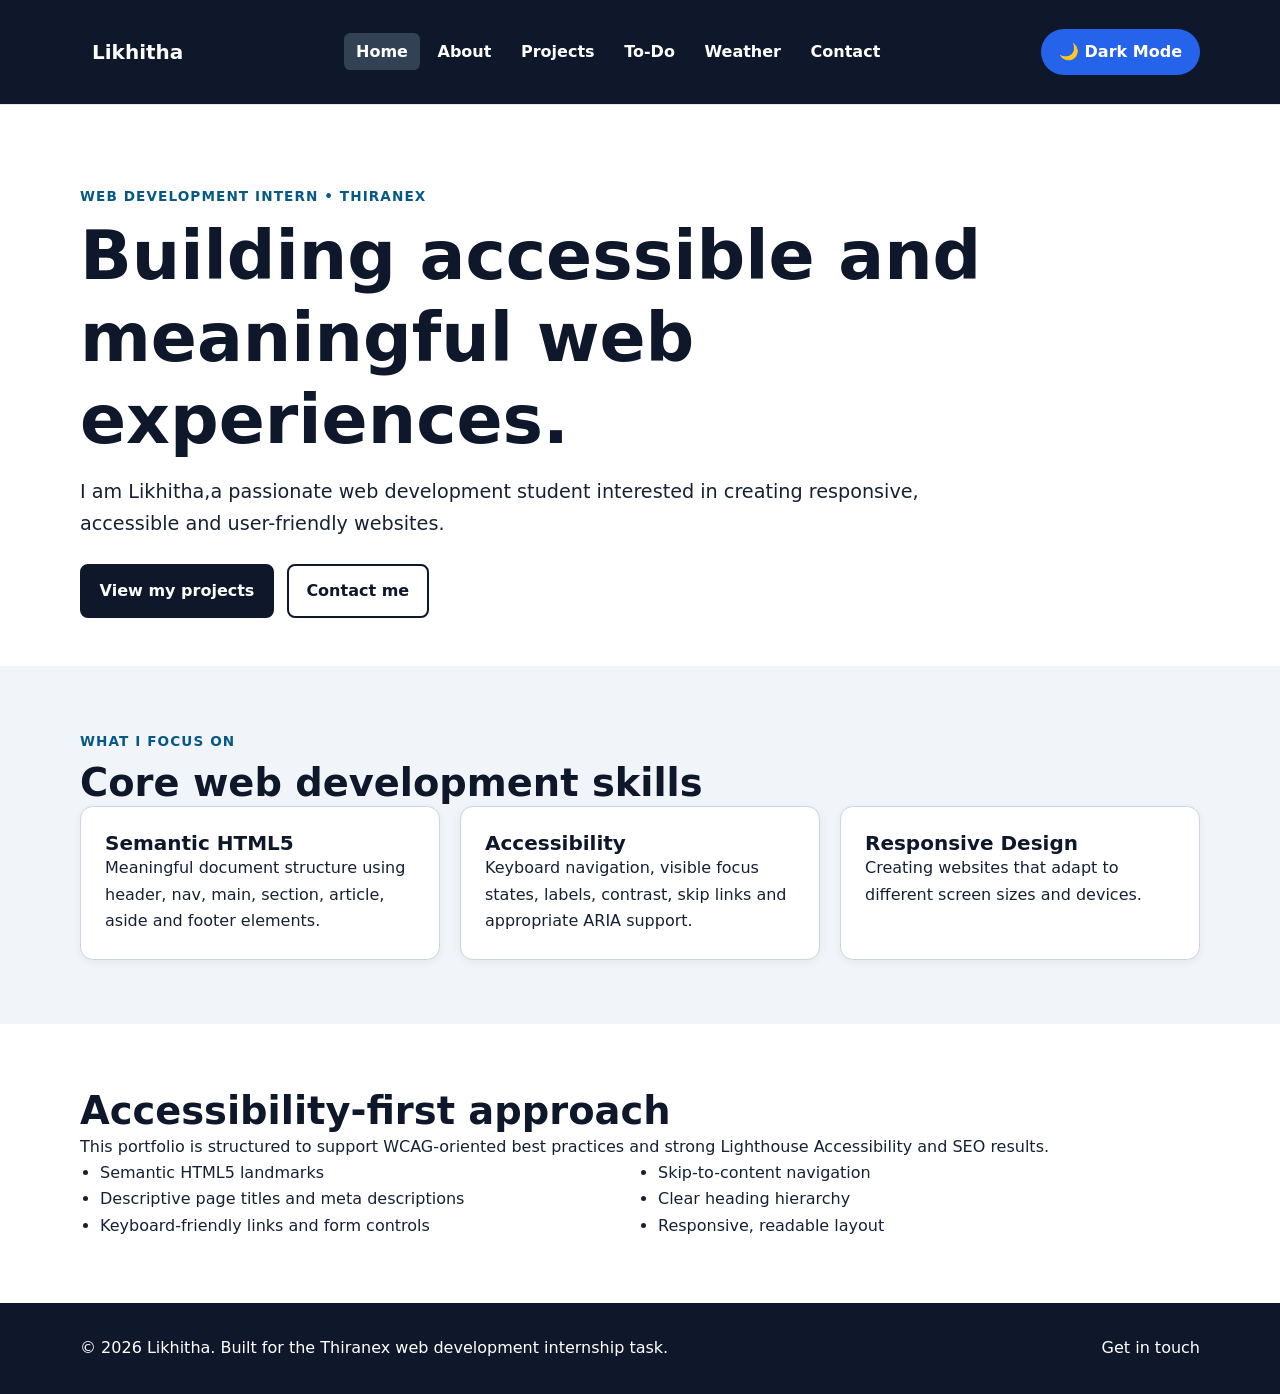
<file: index.html>
<!doctype html>
<html lang="en">
<head>
  <meta charset="utf-8">
  <meta name="viewport" content="width=device-width, initial-scale=1">
  <meta name="description" content="Likhitha's accessible web development portfolio showcasing semantic HTML5, responsive design, and accessible web projects.">
  <meta name="author" content="Likhitha">
  <meta name="robots" content="index, follow">
  <meta name="theme-color" content="#0f172a">
  <meta property="og:title" content="Likhitha | Web Developer Portfolio">
  <meta property="og:description" content="Accessible, semantic and responsive web development portfolio.">
  <meta property="og:type" content="website">
  <title>Likhitha | Web Developer Portfolio</title>
  <link rel="stylesheet" href="assets/css/style.css">
</head>
<body>
<a class="skip-link" href="#main-content">Skip to main content</a>
<header class="site-header">
  <nav class="container nav" aria-label="Primary navigation">
    <a class="logo" href="index.html" aria-label="Likhitha home">Likhitha</a>
    <ul class="nav-list">
      <li><a href="index.html" aria-current="page">Home</a></li>
<li><a href="about.html">About</a></li>
<li><a href="projects.html">Projects</a></li>
<li><a href="todo.html">To-Do</a></li>
<li><a href="weather.html">Weather</a></li>
<li><a href="contact.html">Contact</a></li>
</ul>

<button
    type="button"
    id="theme-toggle"
    aria-label="Switch to dark mode"
    aria-pressed="false">
    🌙 Dark Mode
</button>

</nav>
</header>

<main id="main-content">
  <section class="hero container" aria-labelledby="hero-title">
    <p class="eyebrow">Web Development Intern • Thiranex</p>
    <h1 id="hero-title">Building accessible and meaningful web experiences.</h1>
    <p class="lead">I am Likhitha,a passionate web development student interested in creating responsive, accessible and user-friendly websites.</p>
    <div class="actions">
      <a class="button" href="projects.html">View my projects</a>
      <a class="button button-secondary" href="contact.html">Contact me</a>
    </div>
  </section>

  <section class="section section-alt" aria-labelledby="skills-title">
    <div class="container">
      <p class="eyebrow">What I focus on</p>
      <h2 id="skills-title">Core web development skills</h2>
      <div class="card-grid">
        <article class="card">
          <h3>Semantic HTML5</h3>
          <p>Meaningful document structure using header, nav, main, section, article, aside and footer elements.</p>
        </article>
        <article class="card">
          <h3>Accessibility</h3>
          <p>Keyboard navigation, visible focus states, labels, contrast, skip links and appropriate ARIA support.</p>
        </article>
        <article class="card">
  <h3>Responsive Design</h3>
  <p>Creating websites that adapt to different screen sizes and devices.</p>
</article>
      </div>
    </div>
  </section>

  <section class="section container" aria-labelledby="standards-title">
    <h2 id="standards-title">Accessibility-first approach</h2>
    <p>This portfolio is structured to support WCAG-oriented best practices and strong Lighthouse Accessibility and SEO results.</p>
    <ul class="check-list">
      <li>Semantic HTML5 landmarks</li>
      <li>Descriptive page titles and meta descriptions</li>
      <li>Keyboard-friendly links and form controls</li>
      <li>Skip-to-content navigation</li>
      <li>Clear heading hierarchy</li>
      <li>Responsive, readable layout</li>
    </ul>
  </section>
</main>

<footer class="site-footer">
  <div class="container footer-content">
    <p>&copy; 2026 Likhitha. Built for the Thiranex web development internship task.</p>
    <a href="contact.html">Get in touch</a>
  </div>
</footer>
<script src="assets/js/script.js"></script>
</body>
</html>
</file>
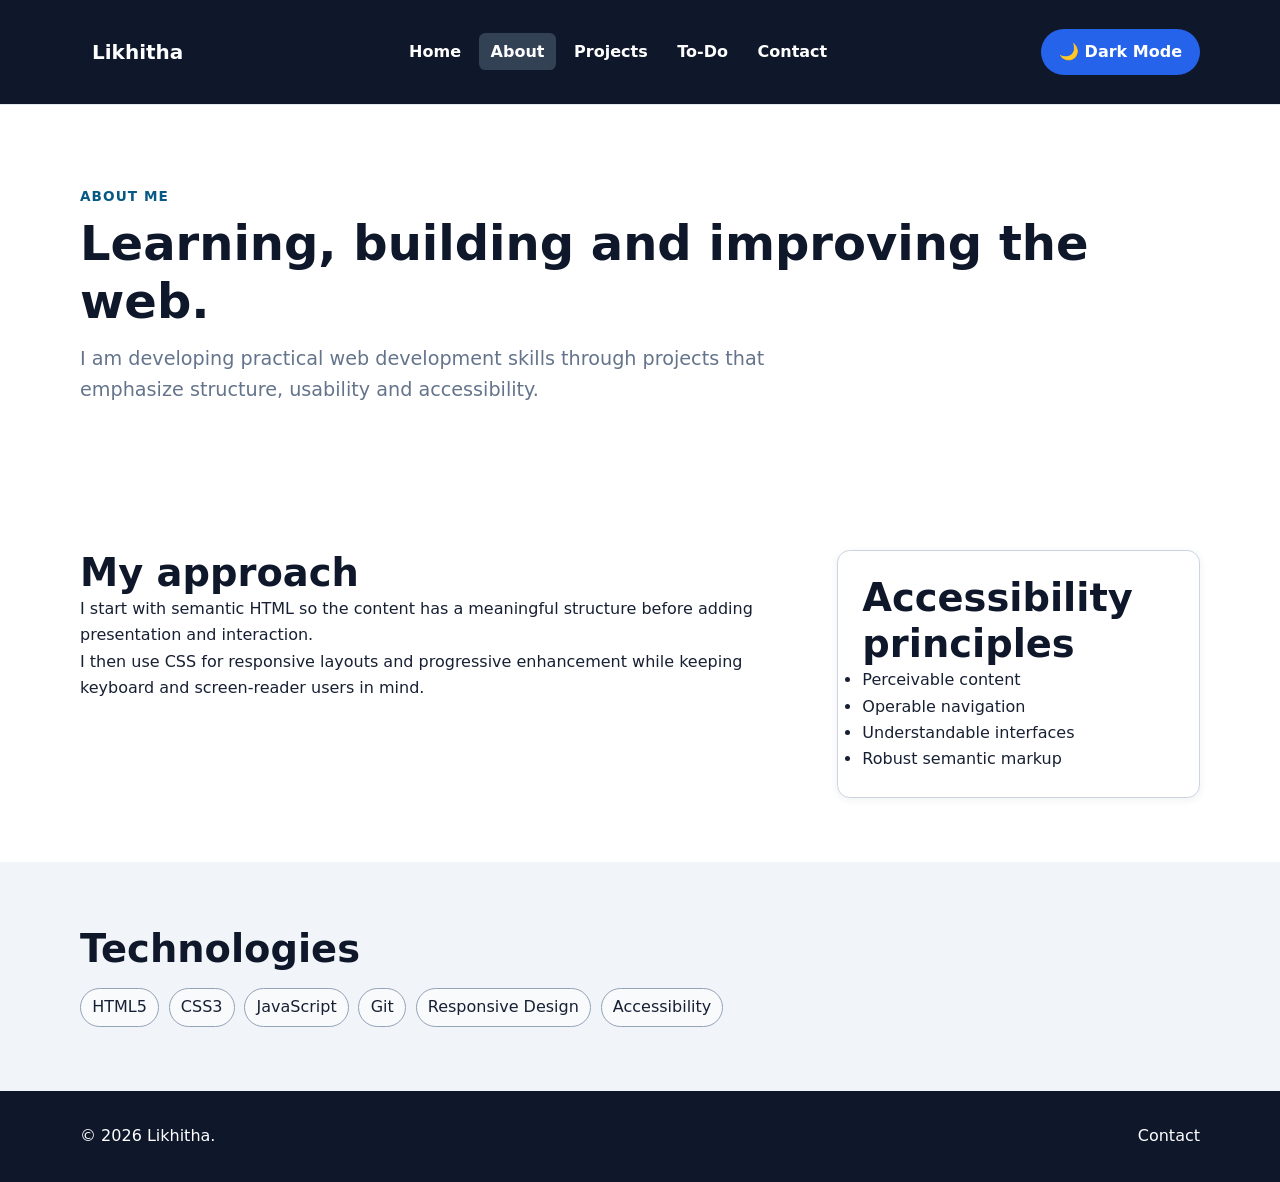
<file: about.html>
<!doctype html>
<html lang="en">
<head>
  <meta charset="utf-8">
  <meta name="viewport" content="width=device-width, initial-scale=1">
  <meta name="description" content="Learn about Likhitha's web development interests, accessibility approach, and technical skills.">
  <meta name="author" content="Likhitha">
  <meta name="robots" content="index, follow">
  <meta name="theme-color" content="#0f172a">
  <title>About Likhitha | Web Developer Portfolio</title>
  <link rel="stylesheet" href="assets/css/style.css">
</head>
<body>
<a class="skip-link" href="#main-content">Skip to main content</a>
<header class="site-header">
  <nav class="container nav" aria-label="Primary navigation">
    <a class="logo" href="index.html">Likhitha</a>
    <ul class="nav-list">
      <li><a href="index.html">Home</a></li>
      <li><a href="about.html" aria-current="page">About</a></li>
      <li><a href="projects.html">Projects</a></li>
      <li><a href="todo.html">To-Do</a></li>
      <li><a href="contact.html">Contact</a></li>
    </ul>
    <button
    type="button"
    id="theme-toggle"
    aria-label="Switch to dark mode"
    aria-pressed="false">
    🌙 Dark Mode
</button>
  </nav>
</header>

<main id="main-content">
  <section class="page-header container" aria-labelledby="page-title">
    <p class="eyebrow">About me</p>
    <h1 id="page-title">Learning, building and improving the web.</h1>
    <p class="lead">I am developing practical web development skills through projects that emphasize structure, usability and accessibility.</p>
  </section>

  <section class="section container two-column" aria-labelledby="journey-title">
    <div>
      <h2 id="journey-title">My approach</h2>
      <p>I start with semantic HTML so the content has a meaningful structure before adding presentation and interaction.</p>
      <p>I then use CSS for responsive layouts and progressive enhancement while keeping keyboard and screen-reader users in mind.</p>
    </div>
    <aside class="card" aria-labelledby="principles-title">
      <h2 id="principles-title">Accessibility principles</h2>
      <ul>
        <li>Perceivable content</li>
        <li>Operable navigation</li>
        <li>Understandable interfaces</li>
        <li>Robust semantic markup</li>
      </ul>
    </aside>
  </section>

  <section class="section section-alt" aria-labelledby="tech-title">
    <div class="container">
      <h2 id="tech-title">Technologies</h2>
      <div class="tag-list" aria-label="Technologies used">
        <span>HTML5</span><span>CSS3</span><span>JavaScript</span><span>Git</span><span>Responsive Design</span><span>Accessibility</span>
      </div>
    </div>
  </section>
</main>

<footer class="site-footer">
  <div class="container footer-content">
    <p>&copy; 2026 Likhitha.</p>
    <a href="contact.html">Contact</a>
  </div>
</footer>
<script src="assets/js/script.js"></script>
</body>
</html>
</file>
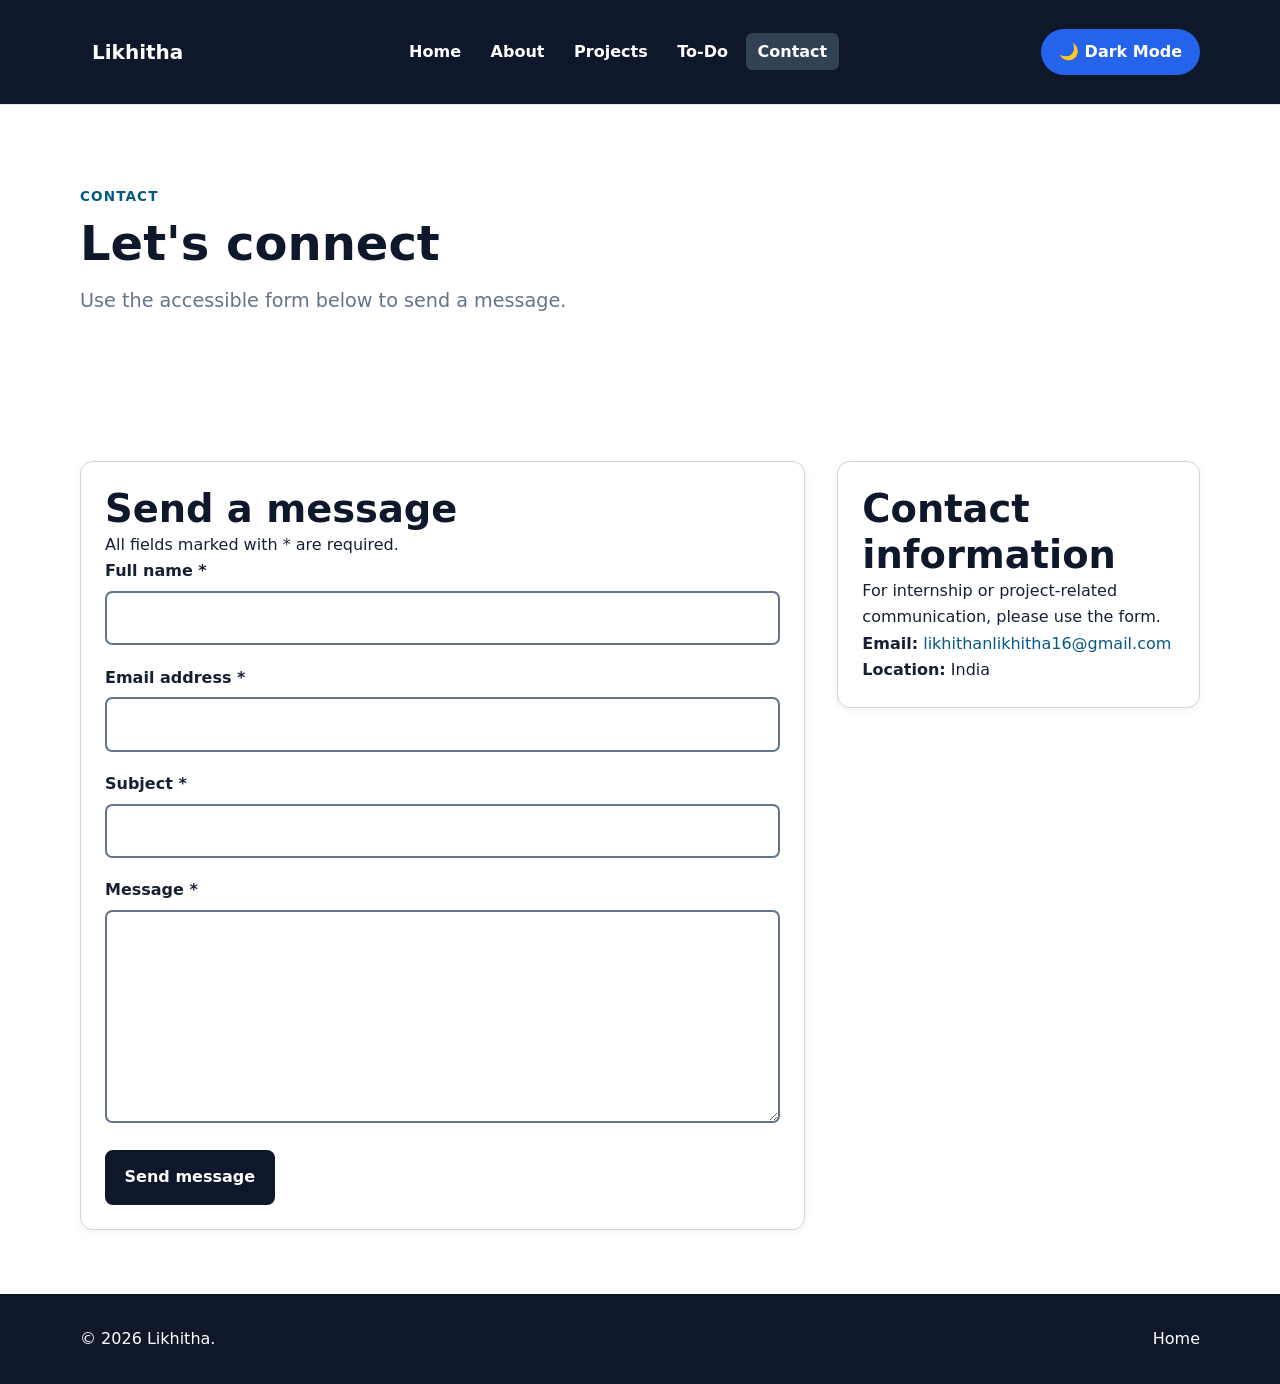
<file: contact.html>
<!doctype html>
<html lang="en">
<head>
  <meta charset="utf-8">
  <meta name="viewport" content="width=device-width, initial-scale=1">
  <meta name="description" content="Contact Likhitha about web development, projects and collaboration.">
  <meta name="author" content="Likhitha">
  <meta name="robots" content="index, follow">
  <meta name="theme-color" content="#0f172a">
  <title>Contact Likhitha | Web Developer Portfolio</title>
  <link rel="stylesheet" href="assets/css/style.css">
</head>
<body>
<a class="skip-link" href="#main-content">Skip to main content</a>
<header class="site-header">
  <nav class="container nav" aria-label="Primary navigation">
    <a class="logo" href="index.html">Likhitha</a>
    <ul class="nav-list">
      <li><a href="index.html">Home</a></li>
      <li><a href="about.html">About</a></li>
      <li><a href="projects.html">Projects</a></li>
      <li><a href="todo.html">To-Do</a></li>
      <li><a href="contact.html" aria-current="page">Contact</a></li>
    </ul>
    <button
    type="button"
    id="theme-toggle"
    aria-label="Switch to dark mode"
    aria-pressed="false">
    🌙 Dark Mode
</button>
  </nav>
</header>

<main id="main-content">
  <section class="page-header container" aria-labelledby="page-title">
    <p class="eyebrow">Contact</p>
    <h1 id="page-title">Let's connect</h1>
    <p class="lead">Use the accessible form below to send a message.</p>
  </section>

  <section class="section container contact-layout" aria-labelledby="form-title">
    <div class="card">
      <h2 id="form-title">Send a message</h2>
      <p id="form-help">All fields marked with <span aria-hidden="true">*</span> are required.</p>
      <form action="https://formsubmit.co/" method="POST">
        <div class="form-group">
          <label for="name">Full name <span aria-hidden="true">*</span></label>
          <input id="name" name="name" type="text" autocomplete="name" required aria-required="true">
        </div>
        <div class="form-group">
          <label for="email">Email address <span aria-hidden="true">*</span></label>
          <input id="email" name="email" type="email" autocomplete="email" inputmode="email" required aria-required="true">
        </div>
        <div class="form-group">
          <label for="subject">Subject <span aria-hidden="true">*</span></label>
          <input id="subject" name="subject" type="text" required aria-required="true">
        </div>
        <div class="form-group">
          <label for="message">Message <span aria-hidden="true">*</span></label>
          <textarea id="message" name="message" rows="7" required aria-required="true"></textarea>
        </div>
        <button class="button" type="submit">Send message</button>
      </form>
    </div>
    <aside class="card" aria-labelledby="contact-info-title">
      <h2 id="contact-info-title">Contact information</h2>
      <p>For internship or project-related communication, please use the form.</p>
      <p><strong>Email:</strong> <a href="mailto:likhithanlikhitha16@gmail.com">likhithanlikhitha16@gmail.com</a></p>
      <p><strong>Location:</strong> India</p>
    </aside>
  </section>
</main>

<footer class="site-footer">
  <div class="container footer-content">
    <p>&copy; 2026 Likhitha.</p>
    <a href="index.html">Home</a>
  </div>
</footer>
<script src="assets/js/script.js"></script>
</body>
</html>
</file>
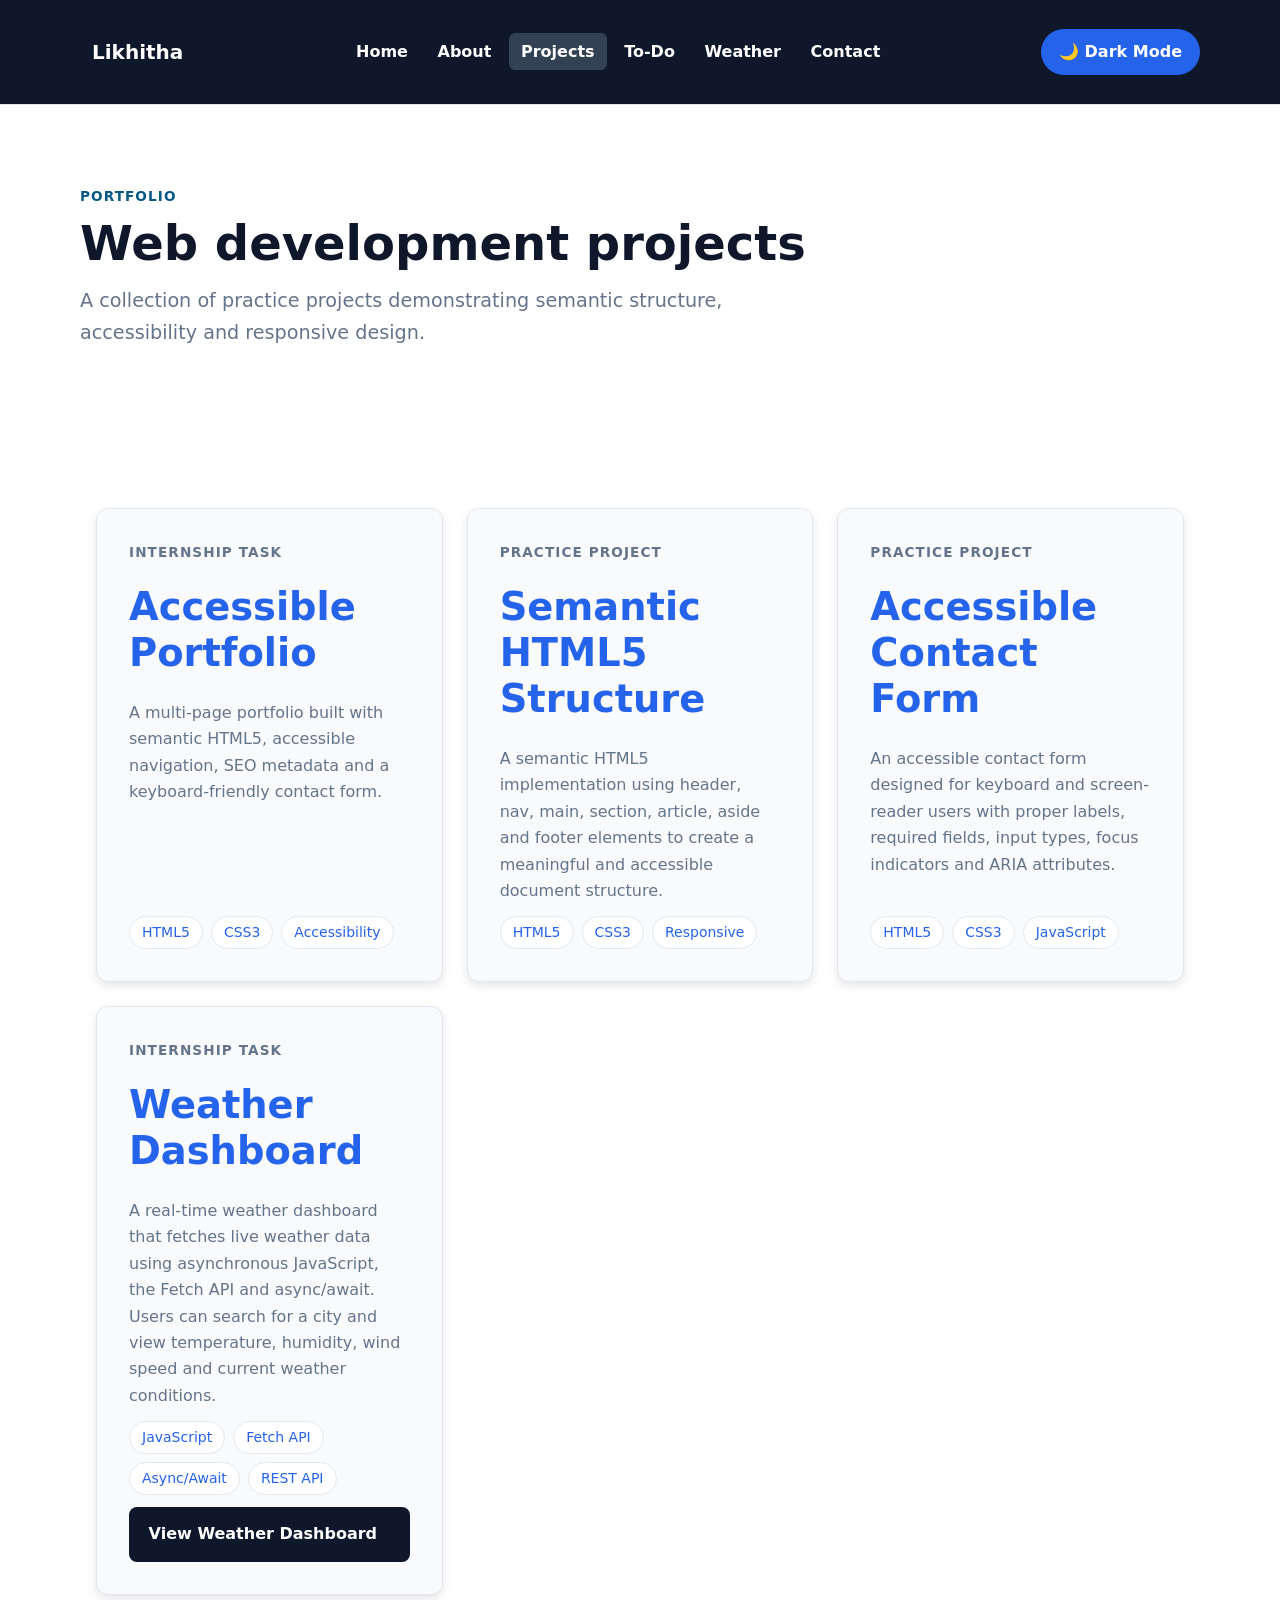
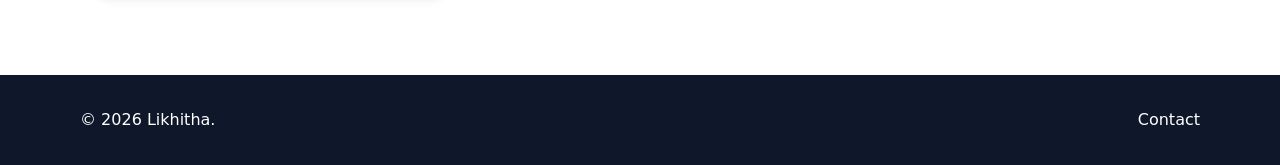
<file: projects.html>
<!doctype html>
<html lang="en">
<head>
  <meta charset="utf-8">
  <meta name="viewport" content="width=device-width, initial-scale=1">
  <meta name="description" content="Selected web development projects by Likhitha, including accessible semantic HTML5 work.">
  <meta name="author" content="Likhitha">
  <meta name="robots" content="index, follow">
  <meta name="theme-color" content="#0f172a">
  <title>Projects | Likhitha Web Developer Portfolio</title>
  <link rel="stylesheet" href="assets/css/style.css">
</head>
<body>
<a class="skip-link" href="#main-content">Skip to main content</a>
<header class="site-header">
  <nav class="container nav" aria-label="Primary navigation">
    <a class="logo" href="index.html">Likhitha</a>
    <ul class="nav-list">
      <li><a href="index.html">Home</a></li>
      <li><a href="about.html">About</a></li>
      <li><a href="projects.html" aria-current="page">Projects</a></li>
      <li><a href="todo.html">To-Do</a></li>
      <li><a href="weather.html">Weather</a></li>
      <li><a href="contact.html">Contact</a></li>
    </ul>
    <button
    type="button"
    id="theme-toggle"
    aria-label="Switch to dark mode"
    aria-pressed="false">
    🌙 Dark Mode
</button>
  </nav>
</header>

<main id="main-content">
  <section class="page-header container" aria-labelledby="page-title">
    <p class="eyebrow">Portfolio</p>
    <h1 id="page-title">Web development projects</h1>
    <p class="lead">A collection of practice projects demonstrating semantic structure, accessibility and responsive design.</p>
  </section>

  <section class="section container" aria-labelledby="project-list-title">
    <h2 id="project-list-title" class="visually-hidden">Project list</h2>
    <div class="project-grid">
      <article class="project-card">
        <div class="project-content">
          <p class="eyebrow">Internship Task</p>
          <h2>Accessible Portfolio</h2>
          <p>A multi-page portfolio built with semantic HTML5, accessible navigation, SEO metadata and a keyboard-friendly contact form.</p>
          <ul class="tag-list compact" aria-label="Project technologies">
            <li>HTML5</li><li>CSS3</li><li>Accessibility</li>
          </ul>
        </div>
      </article>
      <article class="project-card">
        <div class="project-content">
          <p class="eyebrow">Practice Project</p>
          <h2>Semantic HTML5 Structure</h2>
          <p>A semantic HTML5 implementation using header, nav, main, section, article, aside and footer elements to create a meaningful and accessible document structure.</p>          <ul class="tag-list compact" aria-label="Project technologies">
            <li>HTML5</li><li>CSS3</li><li>Responsive</li>
          </ul>
        </div>
      </article>
      <article class="project-card">
        <div class="project-content">
          <p class="eyebrow">Practice Project</p>
          <h2>Accessible Contact Form </h2>
          <p>An accessible contact form designed for keyboard and screen-reader users with proper labels, required fields, input types, focus indicators and ARIA attributes.</p>
          <ul class="tag-list compact" aria-label="Project technologies">
            <li>HTML5</li><li>CSS3</li><li>JavaScript</li>
          </ul>
        </div>
      </article>
      <article class="project-card">
  <div class="project-content">
    <p class="eyebrow">Internship Task</p>

    <h2>Weather Dashboard</h2>

    <p>
      A real-time weather dashboard that fetches live weather data using
      asynchronous JavaScript, the Fetch API and async/await. Users can
      search for a city and view temperature, humidity, wind speed and
      current weather conditions.
    </p>

    <ul class="tag-list compact" aria-label="Project technologies">
      <li>JavaScript</li>
      <li>Fetch API</li>
      <li>Async/Await</li>
      <li>REST API</li>
    </ul>

    <a class="button" href="weather.html">
      View Weather Dashboard
    </a>
  </div>
</article>
    </div>
  </section>
</main>

<footer class="site-footer">
  <div class="container footer-content">
    <p>&copy; 2026 Likhitha.</p>
    <a href="contact.html">Contact</a>
  </div>
</footer>
<script src="assets/js/script.js"></script>
</body>

</html>
</file>
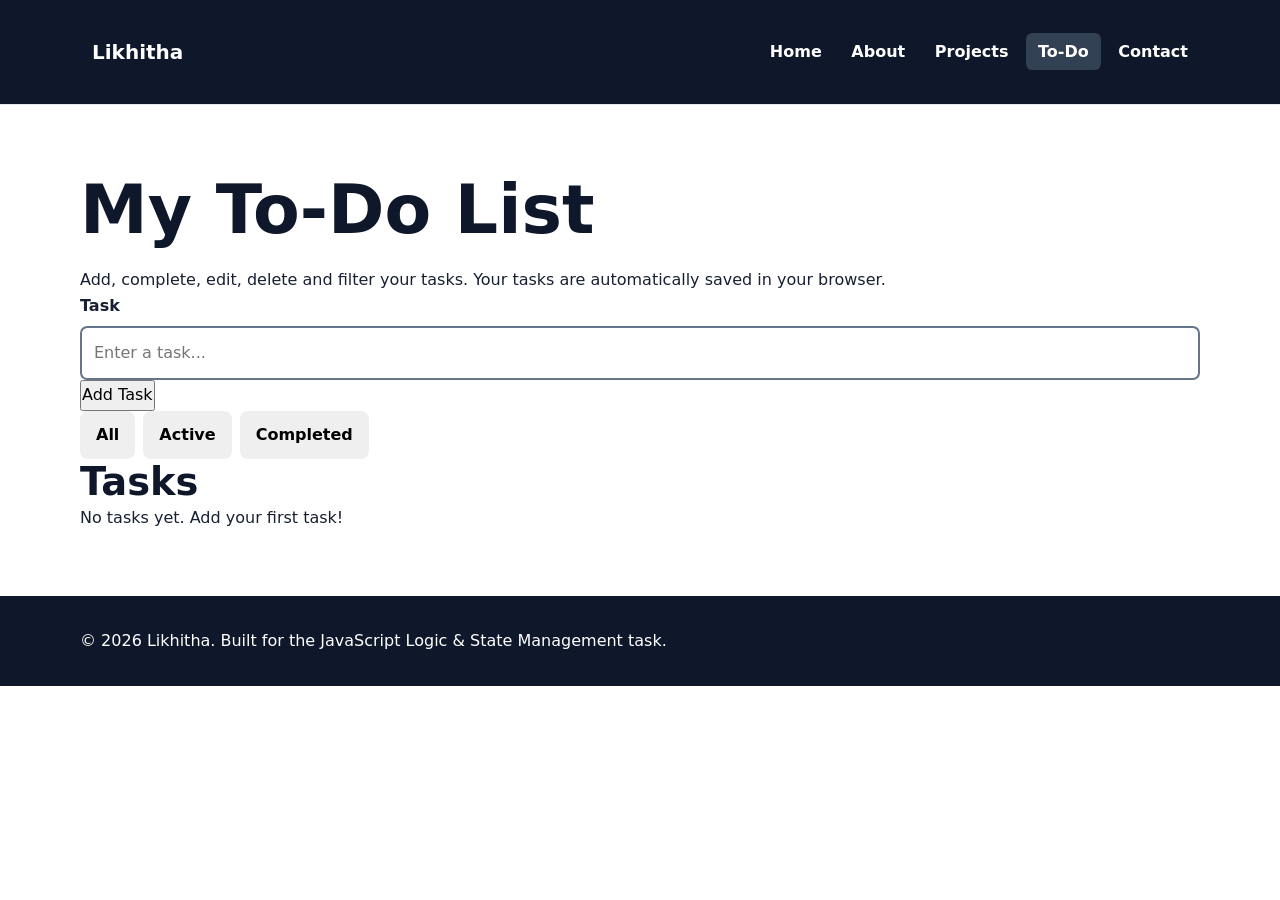
<file: todo.html>
<!DOCTYPE html>
<html lang="en">
<head>
    <meta charset="UTF-8">
    <meta name="viewport" content="width=device-width, initial-scale=1.0">

    <meta name="description" content="Interactive To-Do List application with CRUD operations and local storage.">

    <title>To-Do List | Likhitha</title>

    <link rel="stylesheet" href="assets/css/style.css">
</head>

<body>

    <header class="site-header">
        <div class="container">
            <nav class="nav" aria-label="Primary navigation">
                <a class="logo" href="index.html">Likhitha</a>

                <ul class="nav-list">
                    <li><a href="index.html">Home</a></li>
                    <li><a href="about.html">About</a></li>
                    <li><a href="projects.html">Projects</a></li>
                    <li><a href="todo.html" aria-current="page">To-Do</a></li>
                    <li><a href="contact.html">Contact</a></li>
                </ul>
            </nav>
        </div>
    </header>

    <main id="main-content">
        <section class="section container" aria-labelledby="todo-title">

            <h1 id="todo-title">My To-Do List</h1>

            <p>
                Add, complete, edit, delete and filter your tasks.
                Your tasks are automatically saved in your browser.
            </p>

            <!-- Add Task Form -->
            <form id="todo-form" aria-label="Add a new task">

                <label for="todo-input">Task</label>

                <input
                    type="text"
                    id="todo-input"
                    name="task"
                    placeholder="Enter a task..."
                    required
                    autocomplete="off"
                >

                <button type="submit" id="add-task">
                    Add Task
                </button>

            </form>

            <!-- Filters -->
            <div class="todo-filters" aria-label="Task filters">

                <button
                    type="button"
                    class="filter-btn active"
                    data-filter="all">
                    All
                </button>

                <button
                    type="button"
                    class="filter-btn"
                    data-filter="active">
                    Active
                </button>

                <button
                    type="button"
                    class="filter-btn"
                    data-filter="completed">
                    Completed
                </button>

            </div>

            <!-- Task List -->
            <section aria-labelledby="tasks-title">

                <h2 id="tasks-title">Tasks</h2>

                <ul
                    id="todo-list"
                    class="todo-list"
                    aria-live="polite">
                </ul>

                <p id="empty-message">
                    No tasks yet. Add your first task!
                </p>

            </section>

        </section>
    </main>

    <footer class="site-footer">
        <div class="container">
            <p>
                &copy; 2026 Likhitha. Built for the JavaScript Logic &amp;
                State Management task.
            </p>
        </div>
    </footer>

    <!-- JavaScript -->
    <script src="assets/js/script.js"></script>

</body>
</html>
</file>
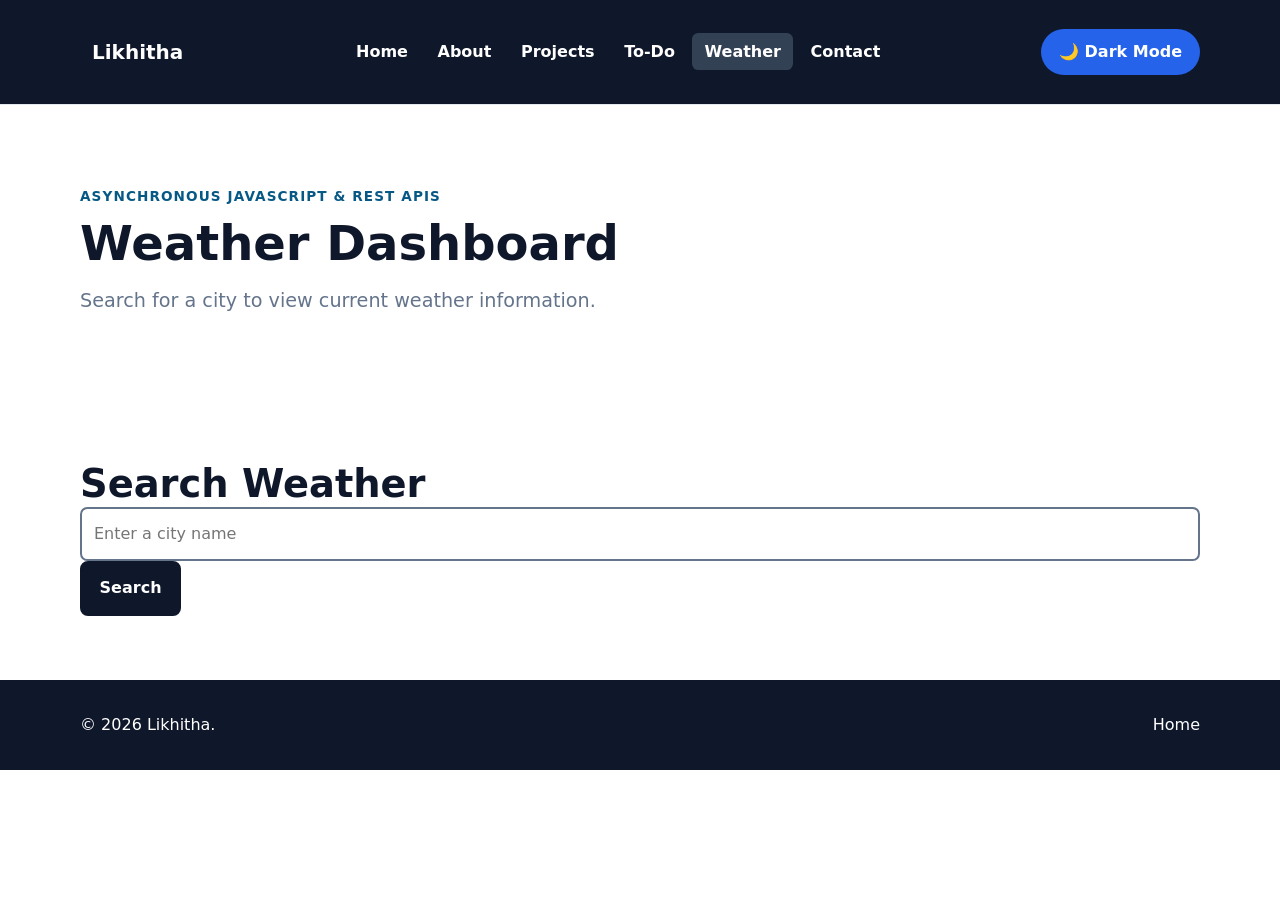
<file: weather.html>
<!DOCTYPE html>
<html lang="en">

<head>
    <meta charset="UTF-8">

    <meta name="viewport" content="width=device-width, initial-scale=1.0">

    <meta name="description"
        content="A real-time weather dashboard built using JavaScript, Fetch API and asynchronous programming.">

    <title>Weather Dashboard | Likhitha</title>

    <link rel="stylesheet" href="assets/css/style.css">
</head>

<body>

    <a class="skip-link" href="#main-content">
        Skip to main content
    </a>

    <!-- Header -->
    <header class="site-header">

        <nav class="container nav"
            aria-label="Primary navigation">

            <a class="logo"
                href="index.html">
                Likhitha
            </a>

            <ul class="nav-list">

                <li>
                    <a href="index.html">Home</a>
                </li>

                <li>
                    <a href="about.html">About</a>
                </li>

                <li>
                    <a href="projects.html">Projects</a>
                </li>

                <li>
                    <a href="todo.html">To-Do</a>
                </li>

                <li>
                    <a href="weather.html"
                        aria-current="page">
                        Weather
                    </a>
                </li>

                <li>
                    <a href="contact.html">Contact</a>
                </li>

            </ul>

            <button
                type="button"
                id="theme-toggle"
                aria-label="Switch to dark mode"
                aria-pressed="false">

                🌙 Dark Mode

            </button>

        </nav>

    </header>


    <!-- Main Content -->

    <main id="main-content">

        <section class="page-header container">

            <p class="eyebrow">
                Asynchronous JavaScript & REST APIs
            </p>

            <h1>
                Weather Dashboard
            </h1>

            <p class="lead">
                Search for a city to view current weather information.
            </p>

        </section>


        <!-- Weather Search -->

        <section
            class="section container"
            aria-labelledby="weather-search-title">

            <div class="weather-card">

                <h2 id="weather-search-title">
                    Search Weather
                </h2>


                <div class="weather-search">

                    <label
                        for="city-input"
                        class="visually-hidden">

                        Enter city name

                    </label>


                    <input
                        type="text"
                        id="city-input"
                        placeholder="Enter a city name"
                        autocomplete="off">


                    <button
                        id="search-weather"
                        class="button"
                        type="button">

                        Search

                    </button>

                </div>


                <!-- Message -->

                <p
                    id="weather-message"
                    role="status"
                    aria-live="polite">

                </p>


                <!-- Weather Result -->

                <div
                    id="weather-result"
                    class="weather-result"
                    hidden>

                    <h2 id="city-name"></h2>


                    <div class="weather-grid">

                        <article class="weather-item">

                            <h3>🌡️ Temperature</h3>

                            <p id="temperature">
                                --
                            </p>

                        </article>


                        <article class="weather-item">

                            <h3>💧 Humidity</h3>

                            <p id="humidity">
                                --
                            </p>

                        </article>


                        <article class="weather-item">

                            <h3>💨 Wind Speed</h3>

                            <p id="wind-speed">
                                --
                            </p>

                        </article>


                        <article class="weather-item">

                            <h3>☁️ Condition</h3>

                            <p id="weather-condition">
                                --
                            </p>

                        </article>

                    </div>

                </div>

            </div>

        </section>

    </main>


    <!-- Footer -->

    <footer class="site-footer">

        <div class="container footer-content">

            <p>
                &copy; 2026 Likhitha.
            </p>

            <a href="index.html">
                Home
            </a>

        </div>

    </footer>


    <!-- JavaScript -->

    <script src="assets/js/script.js"></script>

</body>

</html>
</file>
<file: assets/css/style.css>
/* ================================
   CSS VARIABLES - THEME SYSTEM
   ================================ */

:root {
    --primary-color: #2563eb;
    --secondary-color: #7c3aed;
    --background-color: #ffffff;
    --surface-color: #f8fafc;
    --text-color: #1e293b;
    --muted-text-color: #64748b;
    --border-color: #e2e8f0;
    --shadow-color: rgba(0, 0, 0, 0.1);
    --max-width: 1200px;
    --border-radius: 12px;
    --transition: 0.3s ease;
}

/* Dark theme */
[data-theme="dark"] {
    --background-color: #0f172a;
    --surface-color: #1e293b;
    --text-color: #f8fafc;
    --muted-text-color: #cbd5e1;
    --border-color: #334155;
    --shadow-color: rgba(0, 0, 0, 0.3);
}
/* ================================
   BASE STYLES - MOBILE FIRST
   ================================ */

* {
    box-sizing: border-box;
    margin: 0;
    padding: 0;
}

html {
    scroll-behavior: smooth;
}

body {
    font-family: Arial, Helvetica, sans-serif;
    background-color: var(--background-color);
    color: var(--text-color);
    line-height: 1.6;
    transition: background-color var(--transition),
                color var(--transition);
}

img {
    max-width: 100%;
    height: auto;
    display: block;
}

a {
    color: var(--primary-color);
    text-decoration: none;
}

a:hover {
    text-decoration: underline;
}

button,
input,
textarea {
    font: inherit;
}
/* ================================
   HEADER & NAVIGATION - FLEXBOX
   ================================ */

header {
    background-color: var(--surface-color);
    border-bottom: 1px solid var(--border-color);
    padding: 1rem;
}

header nav {
    display: flex;
    flex-direction: column;
    align-items: center;
    gap: 1rem;
    max-width: var(--max-width);
    margin: 0 auto;
}

header nav ul {
    list-style: none;
    display: flex;
    flex-direction: column;
    align-items: center;
    gap: 0.75rem;
}

header nav a {
    color: var(--text-color);
    font-weight: 600;
    padding: 0.5rem 0.75rem;
    border-radius: 6px;
    transition: background-color var(--transition),
                color var(--transition);
}

header nav a:hover,
header nav a:focus {
    background-color: var(--primary-color);
    color: #ffffff;
    text-decoration: none;
}

/* Keyboard focus - accessibility */
header nav a:focus-visible {
    outline: 3px solid var(--secondary-color);
    outline-offset: 3px;
}
* { box-sizing: border-box; }
html { scroll-behavior: smooth; }
body {
  margin: 0;
  font-family: system-ui, -apple-system, BlinkMacSystemFont, "Segoe UI", sans-serif;
  line-height: 1.65;
  color: #172033;
  background: #ffffff;
}
a { color: #075985; }
a:hover { text-decoration-thickness: 2px; }
a:focus-visible, button:focus-visible, input:focus-visible, textarea:focus-visible {
  outline: 3px solid #f59e0b;
  outline-offset: 3px;
}
.container { width: min(1120px, calc(100% - 2rem)); margin-inline: auto; }
.site-header { background: #0f172a; color: #fff; }
.nav { min-height: 72px; display: flex; align-items: center; justify-content: space-between; gap: 1rem; }
.logo { color: #fff; font-size: 1.25rem; font-weight: 800; text-decoration: none; }
.nav-list { list-style: none; display: flex; flex-wrap: wrap; gap: .35rem; margin: 0; padding: 0; }
.nav-list a { color: #fff; text-decoration: none; padding: .55rem .75rem; border-radius: .4rem; }
.nav-list a:hover, .nav-list a[aria-current="page"] { background: #334155; }
.skip-link { position: absolute; left: 1rem; top: -4rem; background: #fff; color: #000; padding: .7rem 1rem; z-index: 100; }
.skip-link:focus { top: 1rem; }
.hero, .page-header { padding-block: 5rem 3rem; }
.hero { max-width: 900px; }
.eyebrow { margin: 0 0 .5rem; font-size: .85rem; font-weight: 800; letter-spacing: .08em; text-transform: uppercase; color: #075985; }
h1, h2, h3 { line-height: 1.2; color: #0f172a; }
h1 { font-size: clamp(2.25rem, 6vw, 4.25rem); margin: 0 0 1rem; }
h2 { font-size: clamp(1.7rem, 3vw, 2.4rem); margin-top: 0; }
h3 { font-size: 1.25rem; }
.lead { font-size: 1.2rem; max-width: 70ch; }
.actions { display: flex; flex-wrap: wrap; gap: .8rem; margin-top: 1.5rem; }
.button { display: inline-block; border: 2px solid #0f172a; border-radius: .5rem; background: #0f172a; color: #fff; padding: .75rem 1.1rem; font: inherit; font-weight: 700; text-decoration: none; cursor: pointer; }
.button:hover { background: #1e293b; }
.button-secondary { background: #fff; color: #0f172a; }
.section { padding-block: 4rem; }
.section-alt { background: #f1f5f9; }
.card-grid, .project-grid { display: grid; grid-template-columns: repeat(3, 1fr); gap: 1.25rem; }
.card, .project-card { background: #fff; border: 1px solid #cbd5e1; border-radius: .8rem; padding: 1.5rem; box-shadow: 0 2px 8px rgba(15, 23, 42, .06); }
.project-card { display: flex; }
.check-list { padding-left: 1.25rem; columns: 2; }
.two-column, .contact-layout { display: grid; grid-template-columns: 2fr 1fr; gap: 2rem; align-items: start; }
.tag-list { display: flex; flex-wrap: wrap; gap: .6rem; list-style: none; padding: 0; margin: 1rem 0 0; }
.tag-list span, .tag-list li { border: 1px solid #94a3b8; border-radius: 999px; padding: .35rem .7rem; background: #f8fafc; }
.compact { font-size: .9rem; }
.form-group { margin-bottom: 1.2rem; }
label { display: block; font-weight: 700; margin-bottom: .4rem; }
input, textarea { width: 100%; border: 2px solid #64748b; border-radius: .45rem; padding: .75rem; font: inherit; color: #172033; background: #fff; }
input:focus, textarea:focus { border-color: #075985; }
.site-footer { background: #0f172a; color: #fff; padding-block: 2rem; }
.site-footer a { color: #fff; }
.footer-content { display: flex; justify-content: space-between; gap: 1rem; flex-wrap: wrap; }
.visually-hidden { position: absolute !important; width: 1px; height: 1px; padding: 0; margin: -1px; overflow: hidden; clip: rect(0,0,0,0); white-space: nowrap; border: 0; }
@media (max-width: 800px) {
  .card-grid, .project-grid, .two-column, .contact-layout { grid-template-columns: 1fr; }
  .nav { align-items: flex-start; flex-direction: column; padding-block: 1rem; }
  .check-list { columns: 1; }
}
@media (prefers-reduced-motion: reduce) { html { scroll-behavior: auto; } * { transition: none !important; animation: none !important; } }
/* ================================
   TABLET & DESKTOP NAVIGATION
   ================================ */

@media (min-width: 768px) {
    header nav {
        flex-direction: row;
        justify-content: space-between;
    }

    header nav ul {
        flex-direction: row;
        gap: 1rem;
    }
}
/* ================================
   PROJECTS - CSS GRID
   ================================ */

.project-grid {
    display: grid;
    grid-template-columns: 1fr;
    gap: 1.5rem;
    max-width: var(--max-width);
    margin: 0 auto;
    padding: 1rem;
}

.project-card {
    background-color: var(--surface-color);
    border: 1px solid var(--border-color);
    border-radius: var(--border-radius);
    padding: 1.5rem;
    box-shadow: 0 4px 10px var(--shadow-color);
    transition: transform var(--transition),
                box-shadow var(--transition);
}

.project-card:hover {
    transform: translateY(-5px);
    box-shadow: 0 8px 20px var(--shadow-color);
}

.project-card h2 {
    color: var(--primary-color);
    margin-bottom: 0.75rem;
}

.project-card p {
    color: var(--muted-text-color);
}
/* ================================
   RESPONSIVE PROJECT GRID
   ================================ */

@media (min-width: 768px) {
    .project-grid {
        grid-template-columns: repeat(2, 1fr);
    }
}

@media (min-width: 1024px) {
    .project-grid {
        grid-template-columns: repeat(3, 1fr);
    }
}
/* ================================
   RESPONSIVE CONTAINER
   ================================ */

.container {
    width: 100%;
    max-width: var(--max-width);
    margin-inline: auto;
    padding-inline: 1rem;
}

/* Tablet */
@media (min-width: 768px) {
    .container {
        padding-inline: 2rem;
    }
}

/* Desktop */
@media (min-width: 1024px) {
    .container {
        padding-inline: 2.5rem;
    }
}
/* ================================
   RESPONSIVE PAGE SECTIONS
   ================================ */

.page-header {
    padding-block: 2.5rem;
}

.section {
    padding-block: 2rem;
}

.page-header h1 {
    font-size: 2rem;
    margin-bottom: 0.75rem;
}

.page-header .lead {
    color: var(--muted-text-color);
    max-width: 700px;
}

/* Tablet */
@media (min-width: 768px) {
    .page-header {
        padding-block: 4rem;
    }

    .section {
        padding-block: 3rem;
    }

    .page-header h1 {
        font-size: 2.5rem;
    }
}

/* Desktop */
@media (min-width: 1024px) {
    .page-header {
        padding-block: 5rem;
    }

    .section {
        padding-block: 4rem;
    }

    .page-header h1 {
        font-size: 3rem;
    }
}
/* ================================
   RESPONSIVE PROJECT CARDS
   ================================ */

.project-card {
    display: flex;
    flex-direction: column;
    height: 100%;
}

.project-content {
    display: flex;
    flex-direction: column;
    gap: 0.75rem;
    height: 100%;
}

.project-card .tag-list {
    display: flex;
    flex-wrap: wrap;
    gap: 0.5rem;
    list-style: none;
    margin-top: auto;
}

.project-card .tag-list li {
    background-color: var(--background-color);
    color: var(--primary-color);
    border: 1px solid var(--border-color);
    border-radius: 999px;
    padding: 0.25rem 0.75rem;
    font-size: 0.875rem;
}

/* Better spacing on larger screens */
@media (min-width: 768px) {
    .project-card {
        padding: 1.75rem;
    }
}

@media (min-width: 1024px) {
    .project-card {
        padding: 2rem;
    }
}
/* ================================
   SMALL MOBILE SCREENS
   ================================ */

@media (max-width: 480px) {
    body {
        font-size: 0.95rem;
    }

    header {
        padding: 0.75rem;
    }

    header nav {
        gap: 0.75rem;
    }

    header nav ul {
        gap: 0.4rem;
    }

    header nav a {
        padding: 0.4rem 0.6rem;
        font-size: 0.9rem;
    }

    .container {
        padding-inline: 0.75rem;
    }

    .page-header {
        padding-block: 2rem;
    }

    .page-header h1 {
        font-size: 1.75rem;
    }

    .section {
        padding-block: 1.5rem;
    }

    .project-grid {
        gap: 1rem;
        padding-inline: 0;
    }

    .project-card {
        padding: 1.25rem;
    }
}
/* ================================
   LIGHT / DARK MODE TOGGLE
   ================================ */

#theme-toggle {
    background-color: var(--primary-color);
    color: #ffffff;
    border: 2px solid transparent;
    border-radius: 999px;
    padding: 0.5rem 1rem;
    cursor: pointer;
    font-weight: 600;
    transition: background-color var(--transition),
                color var(--transition),
                border-color var(--transition),
                transform var(--transition);
}

#theme-toggle:hover {
    transform: translateY(-2px);
}

#theme-toggle:focus-visible {
    outline: 3px solid var(--secondary-color);
    outline-offset: 3px;
}

#theme-toggle:active {
    transform: translateY(0);
}


html[data-theme="dark"] {
    --bg-color: #111827;
    --text-color: #f9fafb;
    --surface-color: #1f2937;
    --border-color: #374151;
}

/* Main page */
html[data-theme="dark"] body {
    background-color: var(--bg-color);
    color: var(--text-color);
}

/* Header */
html[data-theme="dark"] .site-header {
    background-color: var(--surface-color);
    border-color: var(--border-color);
}

/* Footer */
html[data-theme="dark"] .site-footer {
    background-color: var(--surface-color);
    color: var(--text-color);
}

/* Cards */
html[data-theme="dark"] .project-card {
    background-color: var(--surface-color);
    color: var(--text-color);
    border-color: var(--border-color);
}

/* Sections */
html[data-theme="dark"] .page-header,
html[data-theme="dark"] section {
    color: var(--text-color);
}

/* Links */
html[data-theme="dark"] a {
    color: #93c5fd;
}

/* Headings */
html[data-theme="dark"] h1,
html[data-theme="dark"] h2,
html[data-theme="dark"] h3 {
    color: var(--text-color);
}
/* Dark mode - contact cards */
[data-theme="dark"] .contact-form,
[data-theme="dark"] .contact-card {
  background: #ffffff;
  color: #111827;
}

[data-theme="dark"] .contact-form h2,
[data-theme="dark"] .contact-card h2,
[data-theme="dark"] .contact-form p,
[data-theme="dark"] .contact-card p,
[data-theme="dark"] .contact-form label,
[data-theme="dark"] .contact-card label {
  color: #111827;
}

[data-theme="dark"] .contact-form input,
[data-theme="dark"] .contact-form textarea {
  background: #ffffff;
  color: #111827;
}
/* Fix contact cards in dark mode */
[data-theme="dark"] .contact-form,
[data-theme="dark"] .contact-card {
  background: #ffffff;
  color: #111827;
}

[data-theme="dark"] .contact-form h2,
[data-theme="dark"] .contact-card h2,
[data-theme="dark"] .contact-form p,
[data-theme="dark"] .contact-card p,
[data-theme="dark"] .contact-form label,
[data-theme="dark"] .contact-card label {
  color: #111827;
}

[data-theme="dark"] .contact-form input,
[data-theme="dark"] .contact-form textarea {
  background: #ffffff;
  color: #111827;
}
/* Strong dark-mode text fix for contact page */
[data-theme="dark"] .contact-form,
[data-theme="dark"] .contact-card {
  color: #111827 !important;
}

[data-theme="dark"] .contact-form *,
[data-theme="dark"] .contact-card * {
  color: #111827 !important;
}

[data-theme="dark"] .contact-form input,
[data-theme="dark"] .contact-form textarea {
  color: #111827 !important;
  background: #ffffff !important;
}

[data-theme="dark"] .contact-form input::placeholder,
[data-theme="dark"] .contact-form textarea::placeholder {
  color: #6b7280 !important;
}
/* =================================
   CLEAN DARK MODE
   ================================= */

[data-theme="dark"] body {
    background-color: var(--background-color);
    color: var(--text-color);
}

[data-theme="dark"] .site-header,
[data-theme="dark"] header {
    background-color: var(--surface-color);
    border-color: var(--border-color);
}

[data-theme="dark"] h1,
[data-theme="dark"] h2,
[data-theme="dark"] h3 {
    color: var(--text-color);
}

[data-theme="dark"] p,
[data-theme="dark"] li,
[data-theme="dark"] label {
    color: var(--text-color);
}

[data-theme="dark"] .section-alt {
    background-color: var(--surface-color);
}

[data-theme="dark"] .card,
[data-theme="dark"] .project-card,
[data-theme="dark"] .contact-form,
[data-theme="dark"] .contact-card {
    background-color: var(--surface-color);
    color: var(--text-color);
    border-color: var(--border-color);
}

[data-theme="dark"] .project-card p,
[data-theme="dark"] .page-header .lead {
    color: var(--muted-text-color);
}

[data-theme="dark"] input,
[data-theme="dark"] textarea {
    background-color: #ffffff;
    color: #172033;
    border-color: var(--border-color);
}

[data-theme="dark"] input::placeholder,
[data-theme="dark"] textarea::placeholder {
    color: #64748b;
}

[data-theme="dark"] a {
    color: #93c5fd;
}

[data-theme="dark"] .site-footer {
    background-color: #020617;
    color: #ffffff;
}

[data-theme="dark"] .site-footer a {
    color: #ffffff;
}
/* =========================================
   TO-DO LIST
   ========================================= */

.todo-form {
    max-width: 800px;
    margin-block: 2rem;
}

.todo-form label {
    display: block;
    font-weight: 700;
    margin-bottom: 0.5rem;
}

.todo-input-row {
    display: flex;
    gap: 0.75rem;
}

.todo-input-row input {
    flex: 1;
    min-width: 0;
    padding: 0.8rem 1rem;
    border: 2px solid #d0d7de;
    border-radius: 0.5rem;
    font: inherit;
    background: #fff;
    color: inherit;
}

.todo-input-row button,
.todo-filters button,
.todo-actions button {
    padding: 0.7rem 1rem;
    border: 0;
    border-radius: 0.5rem;
    cursor: pointer;
    font: inherit;
    font-weight: 700;
}

.todo-controls {
    display: flex;
    justify-content: space-between;
    align-items: center;
    gap: 1rem;
    margin-block: 1.5rem;
}

.todo-filters {
    display: flex;
    gap: 0.5rem;
    flex-wrap: wrap;
}

.filter-button.active {
    outline: 3px solid #f59e0b;
    outline-offset: 2px;
}

.todo-list {
    list-style: none;
    padding: 0;
    margin: 0;
    display: grid;
    gap: 0.75rem;
}

.todo-item {
    display: flex;
    align-items: center;
    justify-content: space-between;
    gap: 1rem;
    padding: 1rem;
    border: 1px solid #d0d7de;
    border-radius: 0.75rem;
    background: #fff;
}

.todo-task {
    display: flex;
    align-items: center;
    gap: 0.75rem;
    min-width: 0;
}

.todo-task span {
    overflow-wrap: anywhere;
}

.todo-task .completed {
    text-decoration: line-through;
    opacity: 0.6;
}

.todo-actions {
    display: flex;
    gap: 0.5rem;
    flex-shrink: 0;
}

.empty-state {
    padding: 2rem;
    text-align: center;
    opacity: 0.7;
}

/* Dark mode */

[data-theme="dark"] .todo-input-row input,
[data-theme="dark"] .todo-item {
    background: #172033;
    color: #fff;
    border-color: #475569;
}

/* Mobile */

@media (max-width: 600px) {

    .todo-input-row {
        flex-direction: column;
    }

    .todo-controls {
        align-items: flex-start;
        flex-direction: column;
    }

    .todo-item {
        align-items: flex-start;
        flex-direction: column;
    }

    .todo-actions {
        width: 100%;
    }

    .todo-actions button {
        flex: 1;
    }
}
/* ================================
   TO-DO LIST TASK STYLES
================================ */

#todo-list {
    list-style: none;
    padding: 0;
    margin: 0;
}

.task-item {
    display: flex;
    align-items: center;
    gap: 15px;

    width: 100%;
    padding: 18px;
    margin-bottom: 15px;

    background-color: #ffffff;
    border: 1px solid #dbe2ea;
    border-radius: 12px;

    box-shadow: 0 4px 10px rgba(0, 0, 0, 0.05);
}

.task-checkbox {
    width: 18px;
    height: 18px;

    cursor: pointer;

    flex-shrink: 0;
}

.task-text {
    flex: 1;

    font-size: 17px;
    color: #1e293b;

    word-break: break-word;
}

.task-text.completed {
    text-decoration: line-through;
    opacity: 0.6;
}

.edit-task,
.delete-task {
    border: none;
    border-radius: 8px;

    padding: 10px 16px;

    font-size: 15px;
    font-weight: 600;

    cursor: pointer;

    transition: 0.3s;
}

.edit-task {
    background-color: #f59e0b;
    color: white;
}

.edit-task:hover {
    transform: translateY(-2px);
}

.delete-task {
    background-color: #dc2626;
    color: white;
}

.delete-task:hover {
    transform: translateY(-2px);
}

/* Mobile responsive layout */

@media (max-width: 600px) {

    .task-item {
        flex-wrap: wrap;
    }

    .task-text {
        width: calc(100% - 40px);
    }

    .edit-task,
    .delete-task {
        margin-top: 10px;
    }
}
</file>
